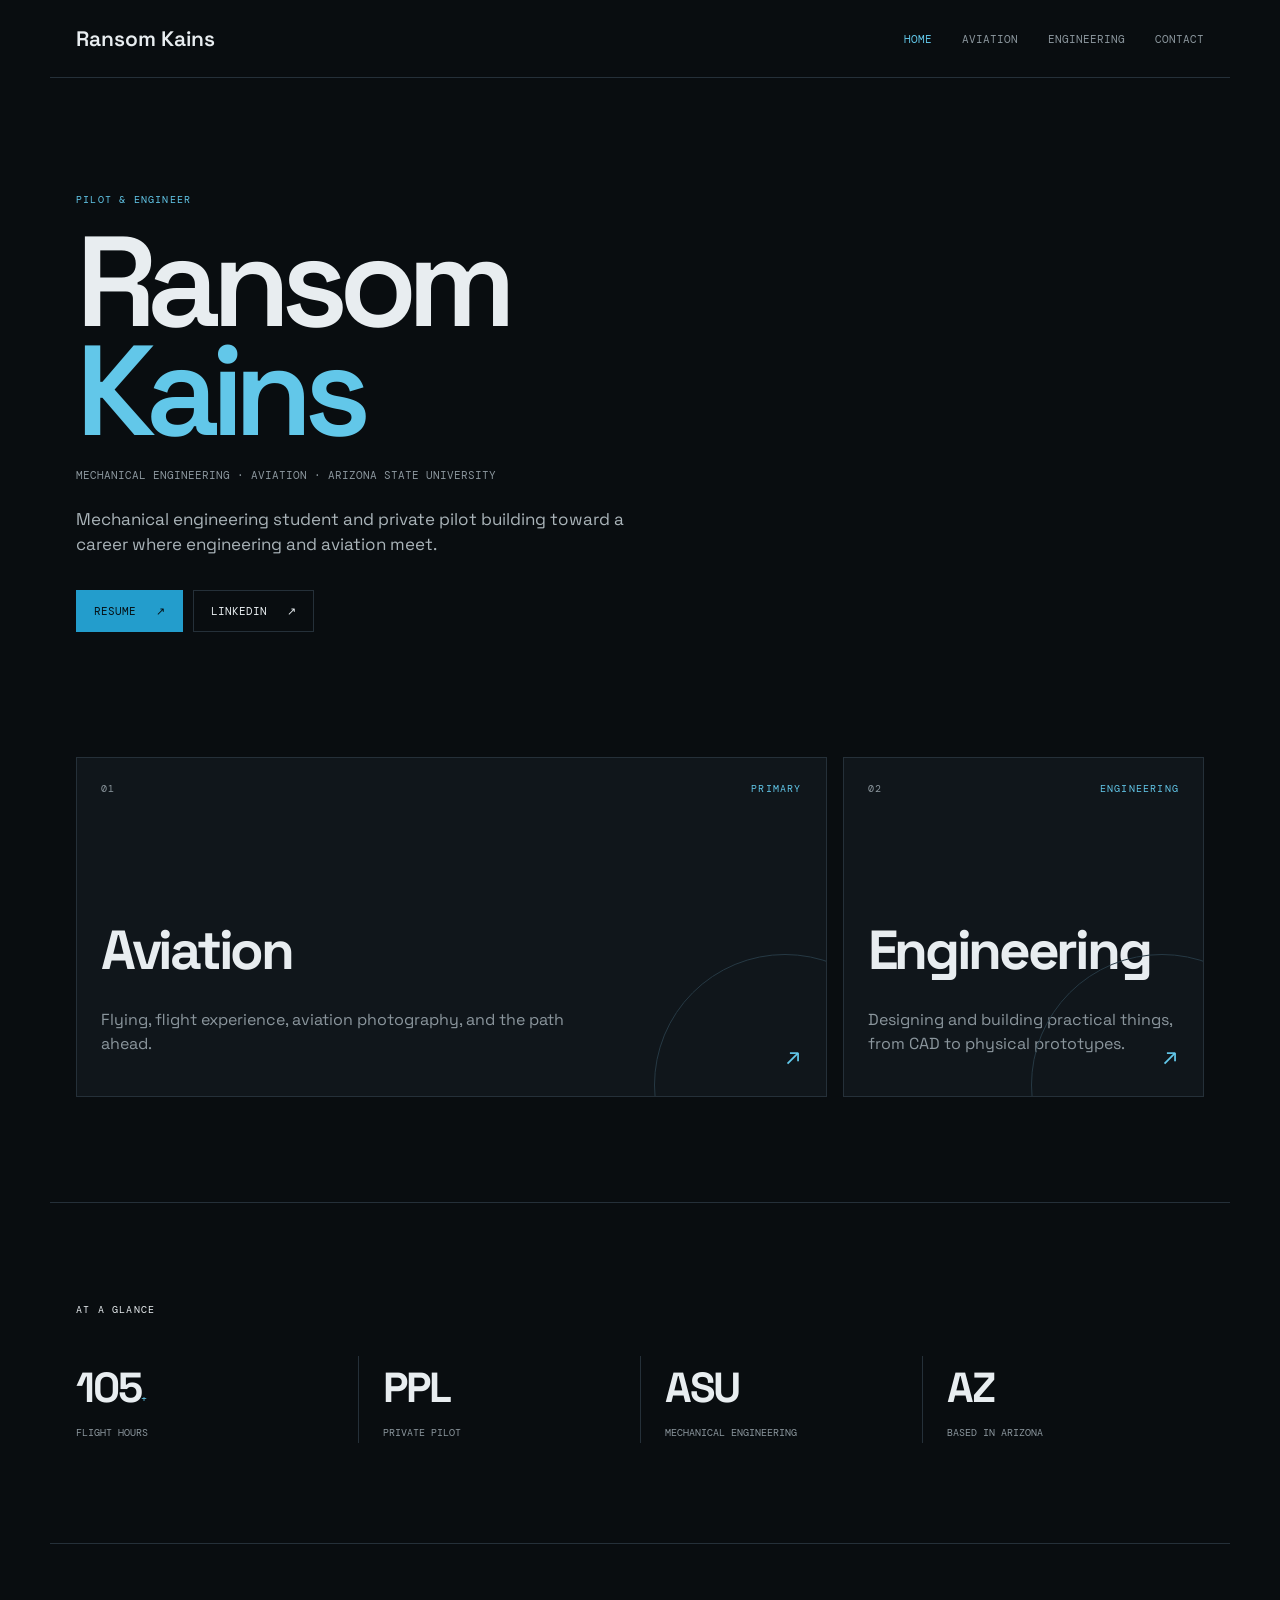
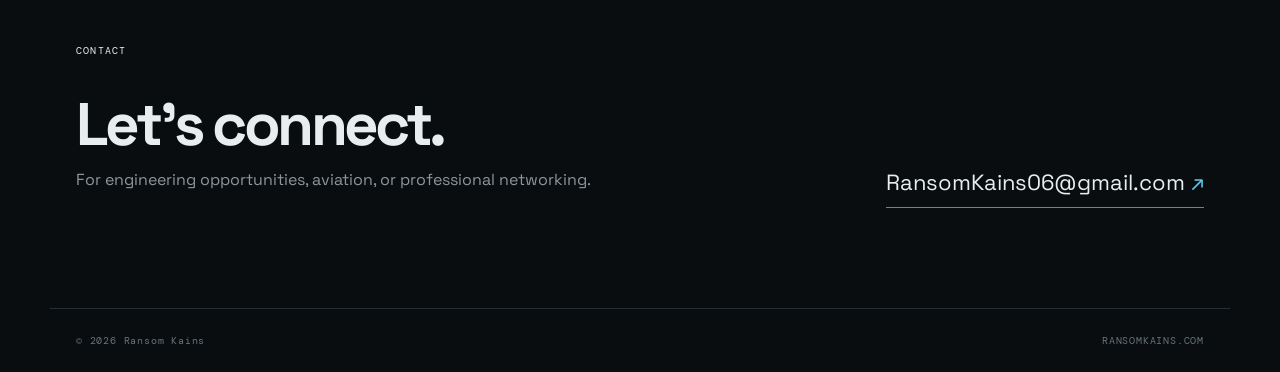
<file: index.html>
<!doctype html><html lang="en"><head><meta charset="utf-8"><meta name="viewport" content="width=device-width,initial-scale=1"><meta name="description" content="Ransom Kains | Pilot & Engineer. Mechanical engineering, aviation, and professional portfolio."><meta name="author" content="Ransom Kains"><title>Ransom Kains | Pilot & Engineer</title><link rel="icon" href="favicon.svg"><link rel="stylesheet" href="styles.css"></head><body><header class="nav"><a class="wordmark" href="index.html">Ransom Kains</a><button class="menu"><span></span><span></span></button><nav class="navlinks"><a class="active" href="index.html">Home</a><a href="aviation.html">Aviation</a><a href="engineering.html">Engineering</a><a href="#contact">Contact</a></nav></header><main><section class="home-hero"><div class="eyebrow">PILOT &amp; ENGINEER</div><h1>Ransom<br><span>Kains</span></h1><div class="hero-sub">Mechanical Engineering · Aviation · Arizona State University</div><p class="hero-copy">Mechanical engineering student and private pilot building toward a career where engineering and aviation meet.</p><div class="hero-actions"><a class="btn btn-primary" href="resume.pdf" target="_blank">Resume <span>↗</span></a><a class="btn" href="https://www.linkedin.com/" target="_blank" rel="noopener">LinkedIn <span>↗</span></a></div></section><section class="choice-grid"><a class="choice-card aviation-card" href="aviation.html"><div class="choice-top"><span>01</span><span>PRIMARY</span></div><div><h2>Aviation</h2><p>Flying, flight experience, aviation photography, and the path ahead.</p></div><span class="choice-arrow">↗</span></a><a class="choice-card" href="engineering.html"><div class="choice-top"><span>02</span><span>ENGINEERING</span></div><div><h2>Engineering</h2><p>Designing and building practical things, from CAD to physical prototypes.</p></div><span class="choice-arrow">↗</span></a></section><section class="quick-section"><div class="section-label">AT A GLANCE</div><div class="stats"><div><strong>105<span>+</span></strong><span>Flight hours</span></div><div><strong>PPL</strong><span>Private pilot</span></div><div><strong>ASU</strong><span>Mechanical engineering</span></div><div><strong>AZ</strong><span>Based in Arizona</span></div></div></section><section class="contact" id="contact"><div class="section-label">CONTACT</div><div class="contact-grid"><div><h2>Let's connect.</h2><p>For engineering opportunities, aviation, or professional networking.</p></div><a class="email" href="mailto:RansomKains06@gmail.com">RansomKains06@gmail.com <span>↗</span></a></div></section></main><footer><span>© 2026 Ransom Kains</span><span>RANSOMKAINS.COM</span></footer><script src="script.js"></script></body></html>
</file>
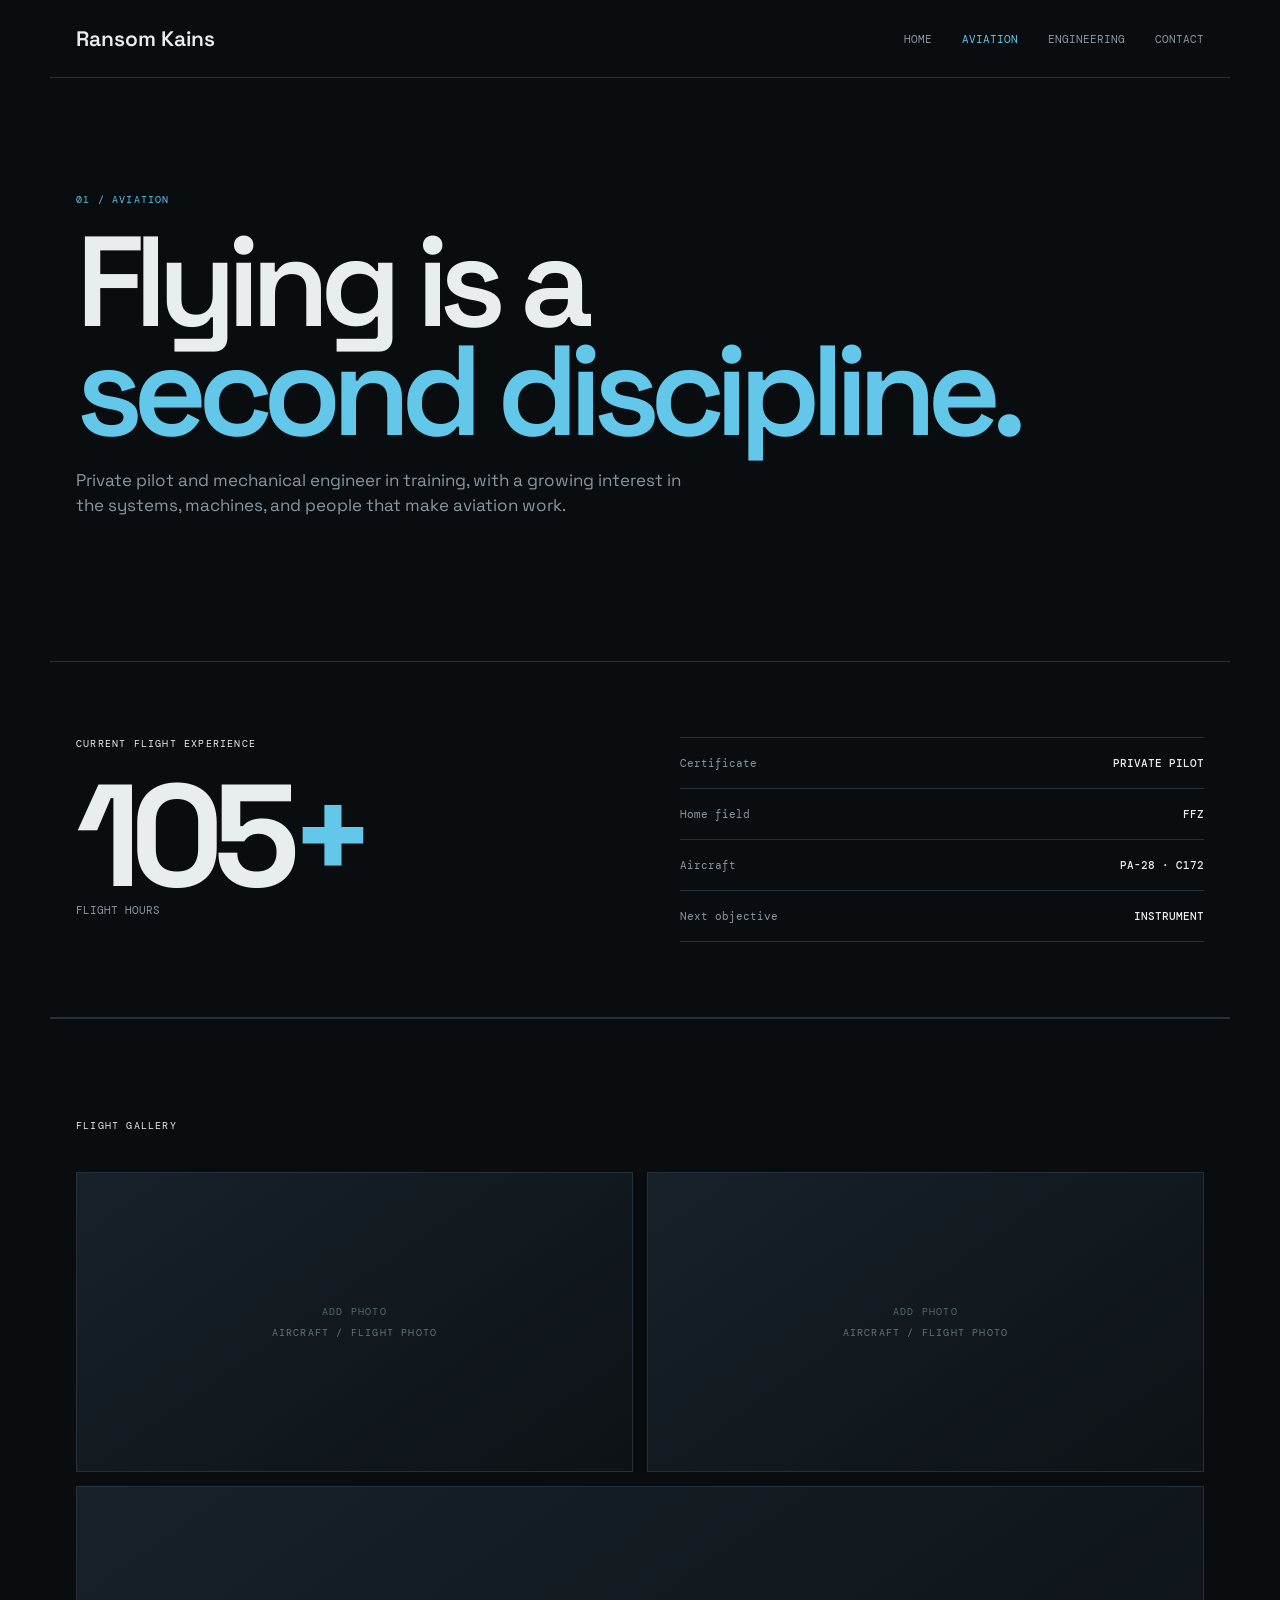
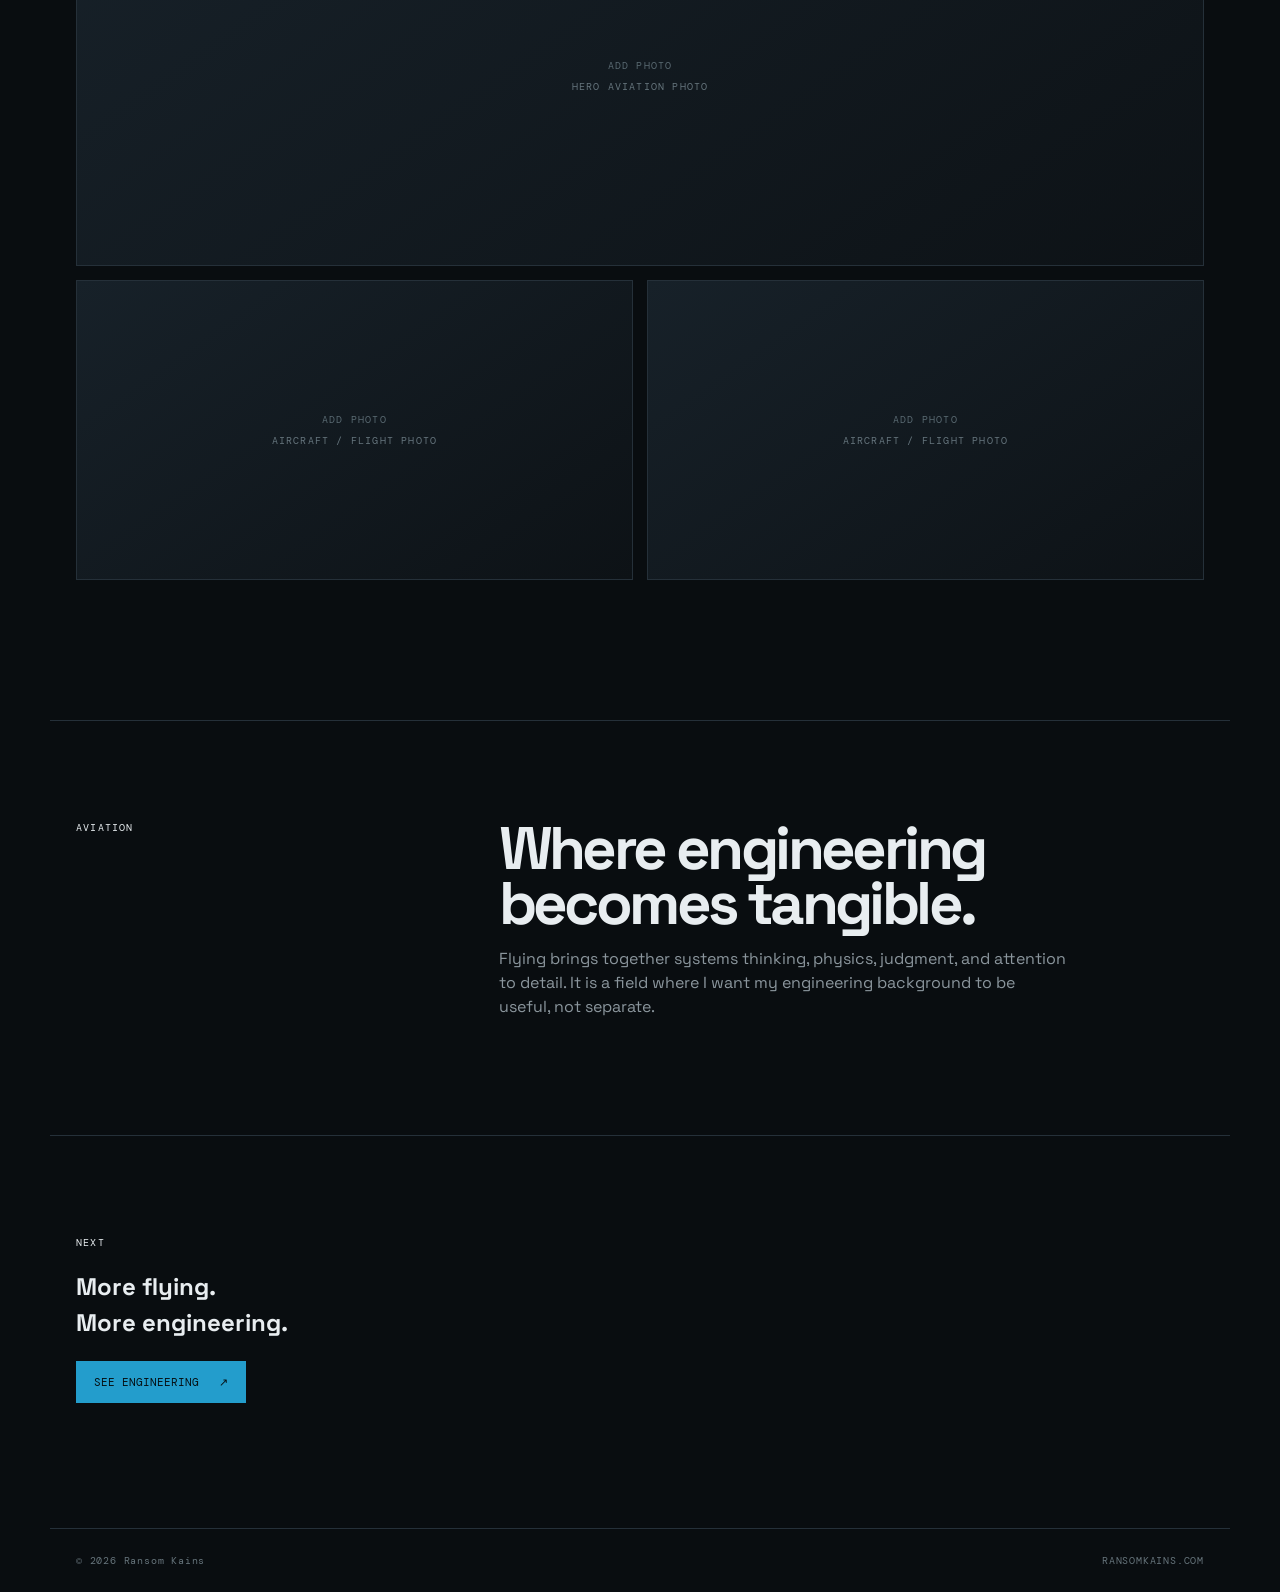
<file: aviation.html>
<!doctype html><html lang="en"><head><meta charset="utf-8"><meta name="viewport" content="width=device-width,initial-scale=1"><meta name="description" content="Ransom Kains aviation portfolio. Private pilot, flight experience, and aviation photography."><title>Aviation | Ransom Kains</title><link rel="icon" href="favicon.svg"><link rel="stylesheet" href="styles.css"></head><body><header class="nav"><a class="wordmark" href="index.html">Ransom Kains</a><button class="menu"><span></span><span></span></button><nav class="navlinks"><a href="index.html">Home</a><a class="active" href="aviation.html">Aviation</a><a href="engineering.html">Engineering</a><a href="index.html#contact">Contact</a></nav></header><main><section class="page-hero"><div class="eyebrow">01 / AVIATION</div><h1>Flying is a<br><span>second discipline.</span></h1><p>Private pilot and mechanical engineer in training, with a growing interest in the systems, machines, and people that make aviation work.</p></section><section class="flight-overview"><div class="hours"><div class="metric-label">CURRENT FLIGHT EXPERIENCE</div><strong>105<span>+</span></strong><em>flight hours</em></div><div class="flight-data"><div><span>Certificate</span><b>PRIVATE PILOT</b></div><div><span>Home field</span><b>FFZ</b></div><div><span>Aircraft</span><b>PA-28 · C172</b></div><div><span>Next objective</span><b>INSTRUMENT</b></div></div></section><section class="photo-section"><div class="section-label">FLIGHT GALLERY</div><div class="gallery"><figure class="photo-placeholder"><div>ADD PHOTO</div><figcaption>Aircraft / flight photo</figcaption></figure><figure class="photo-placeholder"><div>ADD PHOTO</div><figcaption>Aircraft / flight photo</figcaption></figure><figure class="photo-placeholder wide"><div>ADD PHOTO</div><figcaption>Hero aviation photo</figcaption></figure><figure class="photo-placeholder"><div>ADD PHOTO</div><figcaption>Aircraft / flight photo</figcaption></figure><figure class="photo-placeholder"><div>ADD PHOTO</div><figcaption>Aircraft / flight photo</figcaption></figure></div></section><section class="aviation-note"><div class="section-label">AVIATION</div><div><h2>Where engineering<br>becomes tangible.</h2><p>Flying brings together systems thinking, physics, judgment, and attention to detail. It is a field where I want my engineering background to be useful, not separate.</p></div></section><section class="next-step"><div class="section-label">NEXT</div><h2>More flying.<br>More engineering.</h2><a class="btn btn-primary" href="engineering.html">See engineering <span>↗</span></a></section></main><footer><span>© 2026 Ransom Kains</span><span>RANSOMKAINS.COM</span></footer><script src="script.js"></script></body></html>
</file>
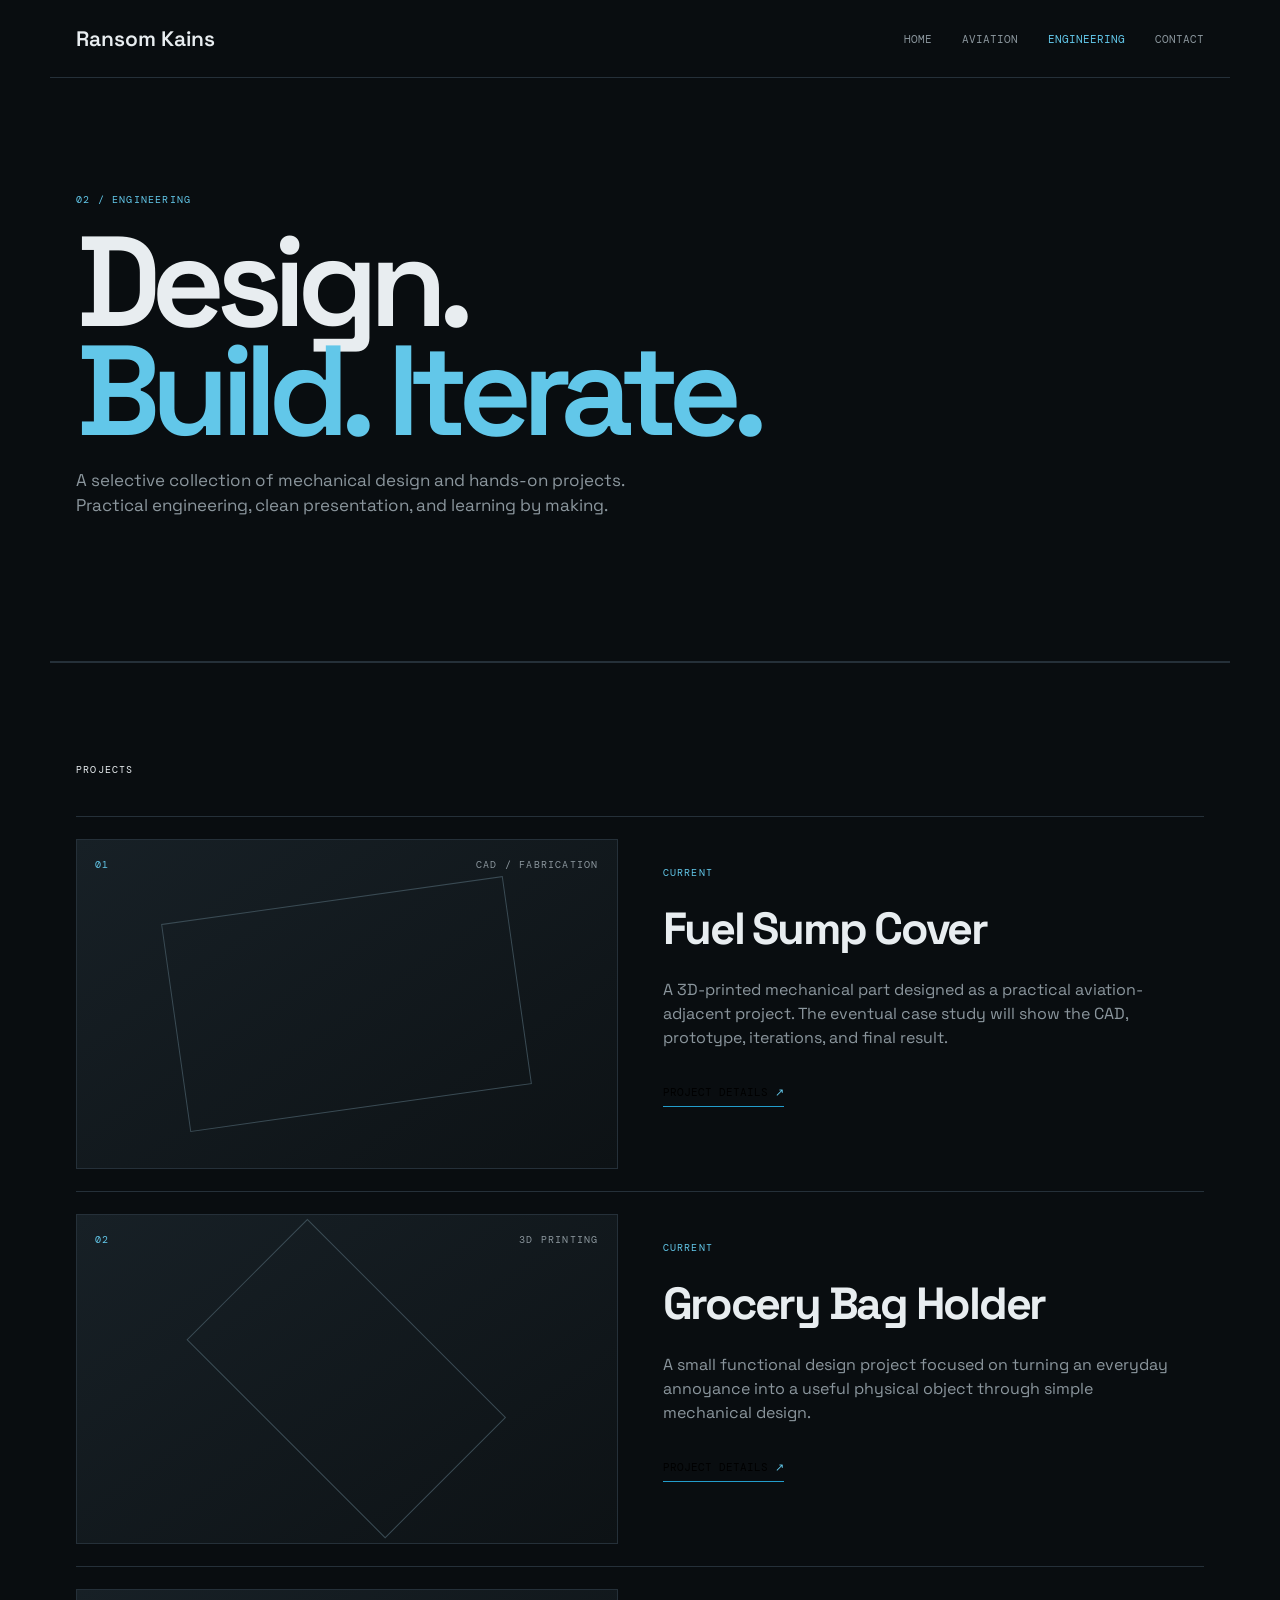
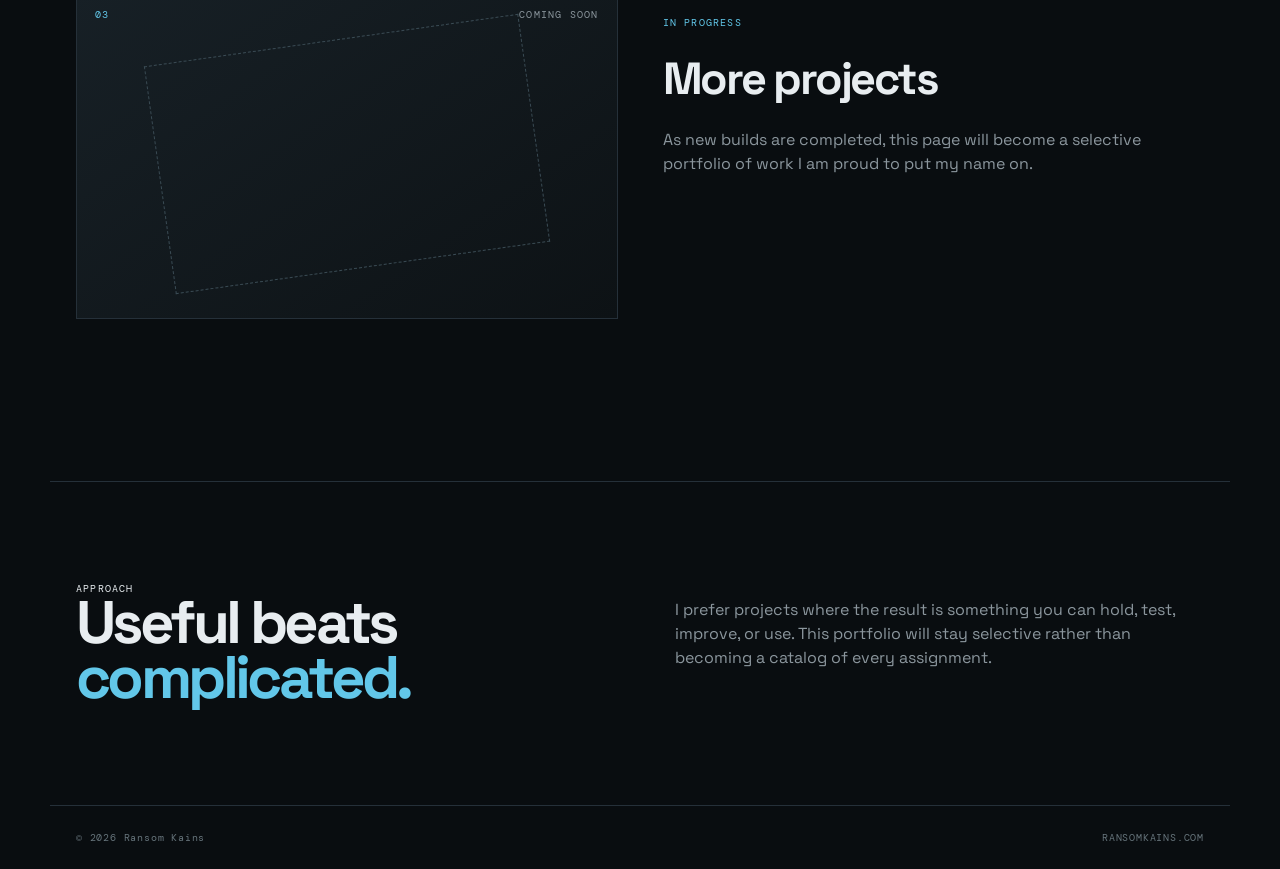
<file: engineering.html>
<!doctype html><html lang="en"><head><meta charset="utf-8"><meta name="viewport" content="width=device-width,initial-scale=1"><meta name="description" content="Ransom Kains engineering portfolio. Mechanical design, CAD, prototyping, and projects."><title>Engineering | Ransom Kains</title><link rel="icon" href="favicon.svg"><link rel="stylesheet" href="styles.css"></head><body><header class="nav"><a class="wordmark" href="index.html">Ransom Kains</a><button class="menu"><span></span><span></span></button><nav class="navlinks"><a href="index.html">Home</a><a href="aviation.html">Aviation</a><a class="active" href="engineering.html">Engineering</a><a href="index.html#contact">Contact</a></nav></header><main><section class="page-hero"><div class="eyebrow">02 / ENGINEERING</div><h1>Design.<br><span>Build. Iterate.</span></h1><p>A selective collection of mechanical design and hands-on projects. Practical engineering, clean presentation, and learning by making.</p></section><section class="projects-section"><div class="section-label">PROJECTS</div><div class="project-list"><article class="project"><div class="project-image project-one"><span>01</span><b>CAD / FABRICATION</b></div><div class="project-details"><span class="tag">CURRENT</span><h2>Fuel Sump Cover</h2><p>A 3D-printed mechanical part designed as a practical aviation-adjacent project. The eventual case study will show the CAD, prototype, iterations, and final result.</p><button class="project-more" data-title="Fuel Sump Cover" data-text="A practical 3D-printed mechanical part. The full case study will document design intent, CAD work, fabrication, fit, revisions, and final result.">Project details <span>↗</span></button></div></article><article class="project"><div class="project-image project-two"><span>02</span><b>3D PRINTING</b></div><div class="project-details"><span class="tag">CURRENT</span><h2>Grocery Bag Holder</h2><p>A small functional design project focused on turning an everyday annoyance into a useful physical object through simple mechanical design.</p><button class="project-more" data-title="Grocery Bag Holder" data-text="A small functional design exercise focused on CAD, prototyping, and making a simple object more useful.">Project details <span>↗</span></button></div></article><article class="project"><div class="project-image project-three"><span>03</span><b>COMING SOON</b></div><div class="project-details"><span class="tag">IN PROGRESS</span><h2>More projects</h2><p>As new builds are completed, this page will become a selective portfolio of work I am proud to put my name on.</p></div></article></div></section><section class="engineering-close"><div><div class="section-label">APPROACH</div><h2>Useful beats<br><span>complicated.</span></h2></div><p>I prefer projects where the result is something you can hold, test, improve, or use. This portfolio will stay selective rather than becoming a catalog of every assignment.</p></section></main><div class="modal" id="modal"><div class="modal-inner"><button class="modal-close">×</button><div class="section-label">PROJECT</div><h2 id="modalTitle"></h2><p id="modalText"></p><div class="modal-steps"><span>01 / DESIGN</span><span>02 / BUILD</span><span>03 / ITERATE</span></div></div></div><footer><span>© 2026 Ransom Kains</span><span>RANSOMKAINS.COM</span></footer><script src="script.js"></script></body></html>
</file>
<file: styles.css>
@import url('https://fonts.googleapis.com/css2?family=DM+Mono:wght@400;500&family=Space+Grotesk:wght@400;500;600&display=swap');
:root{--bg:#090d10;--panel:#10161b;--text:#e8edf0;--muted:#8b969d;--line:#253039;--blue:#239dcc;--blue2:#62c7e9;--max:1180px}*{box-sizing:border-box}html{scroll-behavior:smooth}body{margin:0;background:var(--bg);color:var(--text);font-family:'Space Grotesk',sans-serif;line-height:1.5}a{color:inherit;text-decoration:none}.nav{height:78px;max-width:var(--max);margin:auto;padding:0 26px;display:flex;align-items:center;justify-content:space-between;border-bottom:1px solid var(--line);position:relative;z-index:5}.wordmark{font-size:21px;font-weight:600}.navlinks{display:flex;gap:30px}.navlinks a{font:11px 'DM Mono';text-transform:uppercase;color:var(--muted);padding:31px 0}.navlinks a:hover,.navlinks a.active{color:var(--blue2)}.menu{display:none;background:none;border:0}.menu span{display:block;width:22px;height:1px;background:var(--text);margin:5px}.eyebrow,.section-label,.metric-label,.tag,.choice-top,.project-image b,.project-image span{font:10px 'DM Mono';letter-spacing:.12em;text-transform:uppercase}.eyebrow,.tag{color:var(--blue2)}.home-hero,.page-hero{max-width:var(--max);margin:auto;padding:115px 26px 125px}.home-hero h1,.page-hero h1{font-size:clamp(72px,10vw,145px);line-height:.85;letter-spacing:-.075em;font-weight:600;margin:22px 0}.home-hero h1 span,.page-hero h1 span,.engineering-close h2 span{color:var(--blue2)}.hero-sub{font:11px 'DM Mono';color:var(--muted);text-transform:uppercase}.hero-copy{max-width:590px;color:#aab4b9;font-size:17px;margin:25px 0 32px}.hero-actions{display:flex;gap:10px}.btn{display:inline-flex;gap:20px;padding:13px 17px;border:1px solid var(--line);font:11px 'DM Mono';text-transform:uppercase}.btn:hover{border-color:var(--blue);color:var(--blue2)}.btn-primary{background:var(--blue);border-color:var(--blue);color:#061014}.choice-grid{max-width:var(--max);margin:auto;padding:0 26px 105px;display:grid;grid-template-columns:1.35fr .65fr;gap:16px}.choice-card{min-height:340px;background:var(--panel);border:1px solid var(--line);padding:24px;display:flex;flex-direction:column;justify-content:space-between;position:relative;overflow:hidden;transition:.25s}.choice-card:hover{transform:translateY(-3px);border-color:#45545d}.choice-card:after{content:'';position:absolute;width:260px;height:260px;border:1px solid #263944;border-radius:50%;right:-90px;bottom:-120px}.choice-top{display:flex;justify-content:space-between;color:var(--muted)}.choice-top span:last-child{color:var(--blue2)}.choice-card h2{font-size:55px;letter-spacing:-.06em;margin:0}.choice-card p{color:var(--muted);max-width:480px}.choice-arrow{position:absolute;right:25px;bottom:22px;color:var(--blue2);font-size:24px}.quick-section,.photo-section,.projects-section,.contact,.aviation-note,.next-step,.engineering-close{max-width:var(--max);margin:auto;padding:100px 26px;border-top:1px solid var(--line)}.stats{display:grid;grid-template-columns:repeat(4,1fr);margin-top:40px}.stats>div{border-left:1px solid var(--line);padding:0 24px}.stats>div:first-child{border:0;padding-left:0}.stats strong{display:block;font-size:42px;letter-spacing:-.05em}.stats strong span{color:var(--blue2)}.stats span{color:var(--muted);font:10px 'DM Mono';text-transform:uppercase}.contact-grid,.aviation-note,.engineering-close{display:grid;grid-template-columns:1fr 1fr;gap:70px;margin-top:40px}.contact h2,.aviation-note h2,.engineering-close h2{font-size:60px;line-height:.92;letter-spacing:-.06em;margin:0}.contact p,.aviation-note p,.engineering-close p{color:var(--muted);max-width:570px}.email{align-self:end;justify-self:end;font-size:22px;border-bottom:1px solid var(--blue);padding-bottom:8px}.email span{color:var(--blue2)}footer{max-width:var(--max);margin:auto;padding:25px 26px;border-top:1px solid var(--line);display:flex;justify-content:space-between;color:#66747b;font:10px 'DM Mono';letter-spacing:.08em}.page-hero{border-bottom:1px solid var(--line)}.page-hero>p{max-width:620px;color:var(--muted);font-size:17px}.flight-overview{max-width:var(--max);margin:auto;padding:75px 26px;display:grid;grid-template-columns:1fr 1fr;gap:80px;border-bottom:1px solid var(--line)}.hours strong{display:block;font-size:145px;line-height:.85;letter-spacing:-.08em;margin-top:24px}.hours strong span{color:var(--blue2)}.hours em{font:11px 'DM Mono';color:var(--muted);font-style:normal;text-transform:uppercase}.flight-data{border-top:1px solid var(--line)}.flight-data div{display:flex;justify-content:space-between;padding:18px 0;border-bottom:1px solid var(--line);font:11px 'DM Mono'}.flight-data span{color:var(--muted)}.flight-data b{font-weight:500}.gallery{display:grid;grid-template-columns:1fr 1fr;gap:14px;margin-top:40px}.photo-placeholder{height:300px;margin:0;border:1px solid var(--line);background:linear-gradient(145deg,#172129,#0d1216);display:flex;align-items:center;justify-content:center;flex-direction:column;color:#596971}.photo-placeholder.wide{grid-column:span 2;height:380px}.photo-placeholder div,.photo-placeholder figcaption{font:10px 'DM Mono';text-transform:uppercase;letter-spacing:.12em}.photo-placeholder figcaption{margin-top:8px;color:#65747c}.aviation-note{grid-template-columns:1fr 2fr}.next-step{padding-bottom:125px}.project-list{margin-top:40px}.project{display:grid;grid-template-columns:1fr 1fr;gap:45px;border-top:1px solid var(--line);padding:22px 0}.project-image{min-height:330px;background:linear-gradient(145deg,#172026,#0d1215);border:1px solid var(--line);position:relative;overflow:hidden}.project-image:after{content:'';position:absolute;inset:18%;border:1px solid #3a4b54;transform:rotate(-8deg)}.project-image.project-two:after{transform:rotate(45deg);inset:24%}.project-image.project-three:after{inset:15%;border-style:dashed}.project-image span,.project-image b{position:absolute;z-index:1}.project-image span{top:18px;left:18px;color:var(--blue2)}.project-image b{top:18px;right:18px;color:var(--muted);font-weight:400}.project-details{padding:20px 0}.project-details h2{font-size:45px;letter-spacing:-.05em;margin:12px 0}.project-details p{color:var(--muted);max-width:520px}.project-more{margin-top:12px;background:none;border:0;border-bottom:1px solid var(--blue);padding:7px 0;cursor:pointer;font:11px 'DM Mono';text-transform:uppercase}.project-more span{color:var(--blue2)}.modal{position:fixed;inset:0;background:#030609e8;backdrop-filter:blur(7px);display:none;align-items:center;justify-content:center;padding:24px;z-index:20}.modal.open{display:flex}.modal-inner{max-width:700px;width:100%;background:var(--panel);border:1px solid var(--line);padding:45px;position:relative}.modal-close{position:absolute;right:18px;top:10px;background:none;border:0;font-size:28px;color:var(--muted);cursor:pointer}.modal-inner h2{font-size:55px;line-height:.95;letter-spacing:-.06em}.modal-inner p{color:var(--muted)}.modal-steps{display:flex;gap:20px;margin-top:30px;color:var(--blue2);font:10px 'DM Mono'}
@media(max-width:760px){.nav{height:68px;padding:0 18px}.menu{display:block}.navlinks{display:none;position:absolute;top:68px;left:0;right:0;background:var(--bg);padding:8px 18px 18px;flex-direction:column;gap:0;border-bottom:1px solid var(--line)}.navlinks.open{display:flex}.navlinks a{padding:14px 0}.home-hero,.page-hero{padding:80px 18px 90px}.home-hero h1,.page-hero h1{font-size:75px}.choice-grid{grid-template-columns:1fr;padding:0 18px 80px}.choice-card{min-height:275px}.choice-card h2{font-size:48px}.quick-section,.photo-section,.projects-section,.contact,.aviation-note,.next-step,.engineering-close{padding:80px 18px}.stats{grid-template-columns:1fr 1fr;gap:32px}.stats>div{border:0;padding:0}.contact-grid,.flight-overview,.aviation-note,.engineering-close{grid-template-columns:1fr;gap:40px}.contact h2,.aviation-note h2,.engineering-close h2{font-size:50px}.email{justify-self:start;font-size:18px}.flight-overview{padding-top:65px}.hours strong{font-size:105px}.gallery{grid-template-columns:1fr}.photo-placeholder.wide{grid-column:span 1;height:300px}.project{grid-template-columns:1fr;gap:8px}.project-image{min-height:270px}.project-details h2{font-size:40px}.modal-inner{padding:35px 24px}.modal-inner h2{font-size:42px}footer{padding:22px 18px;flex-direction:column;gap:8px}}
</file>
